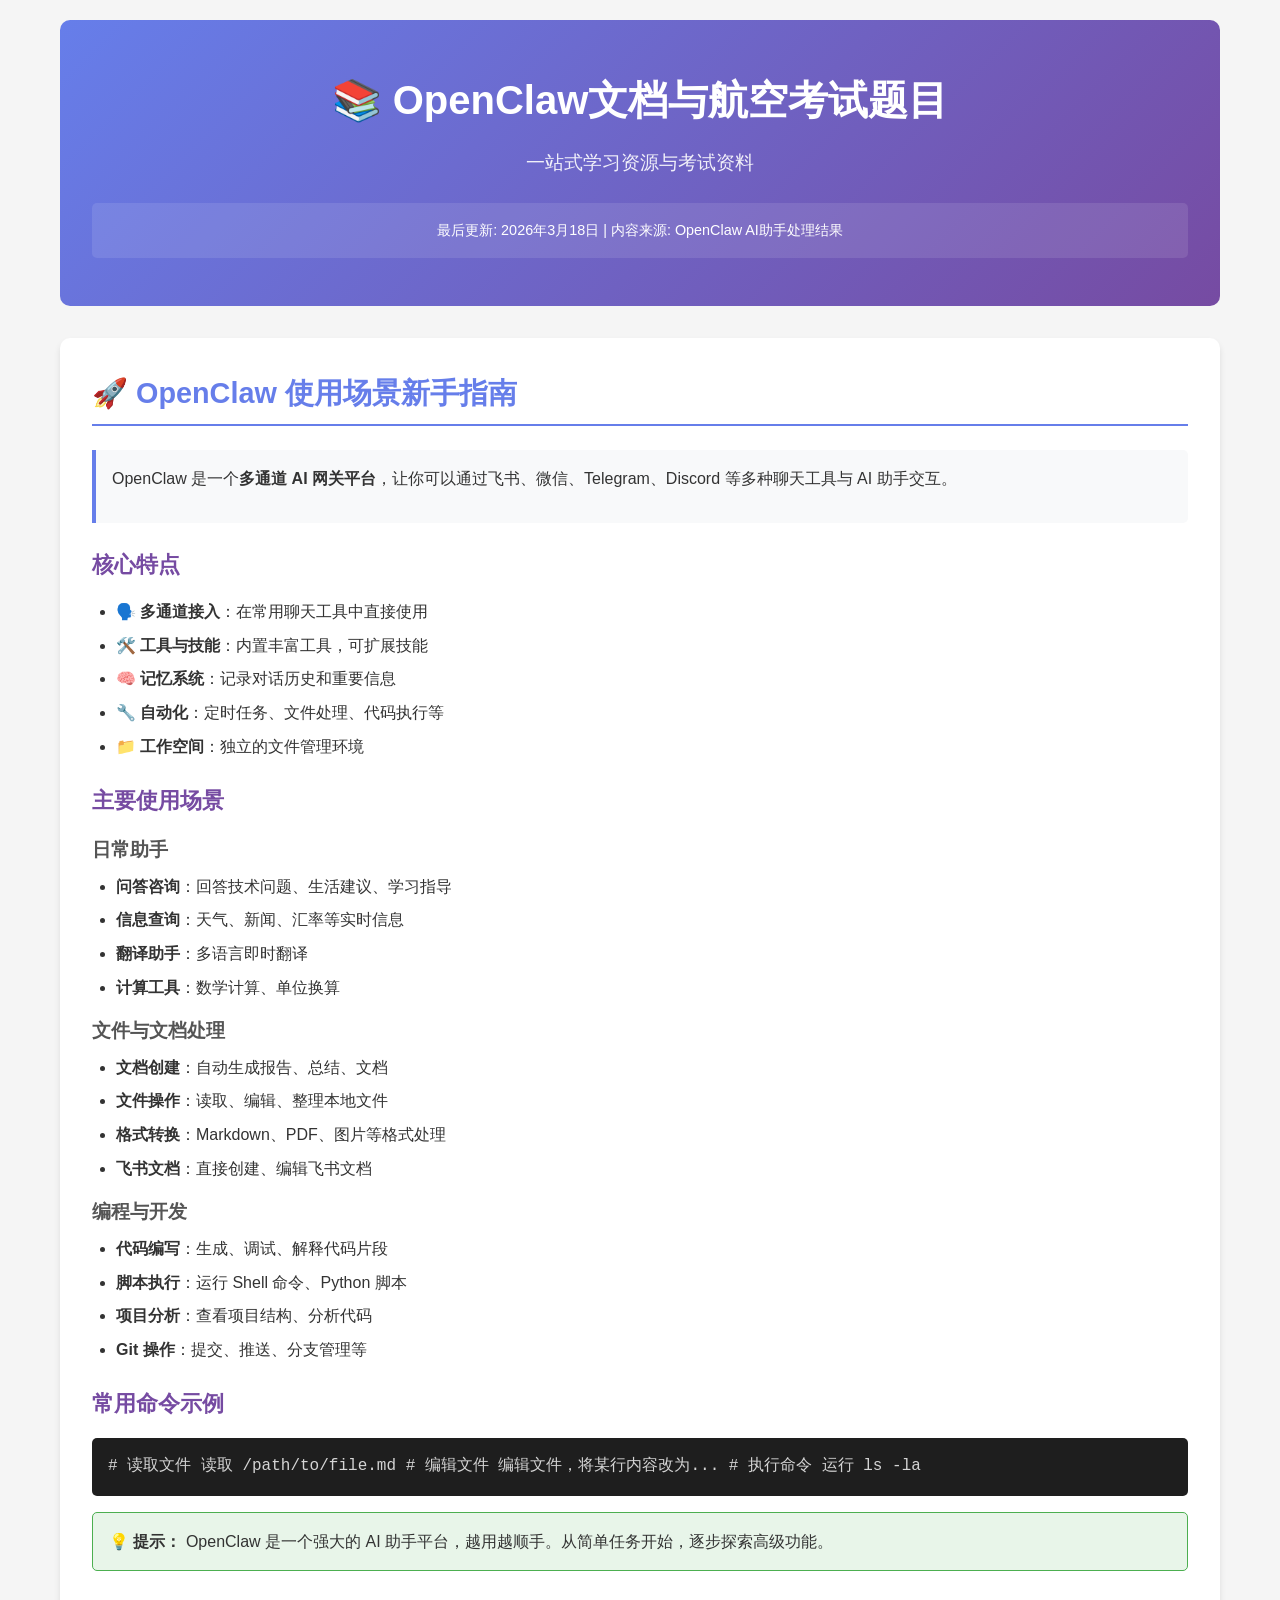
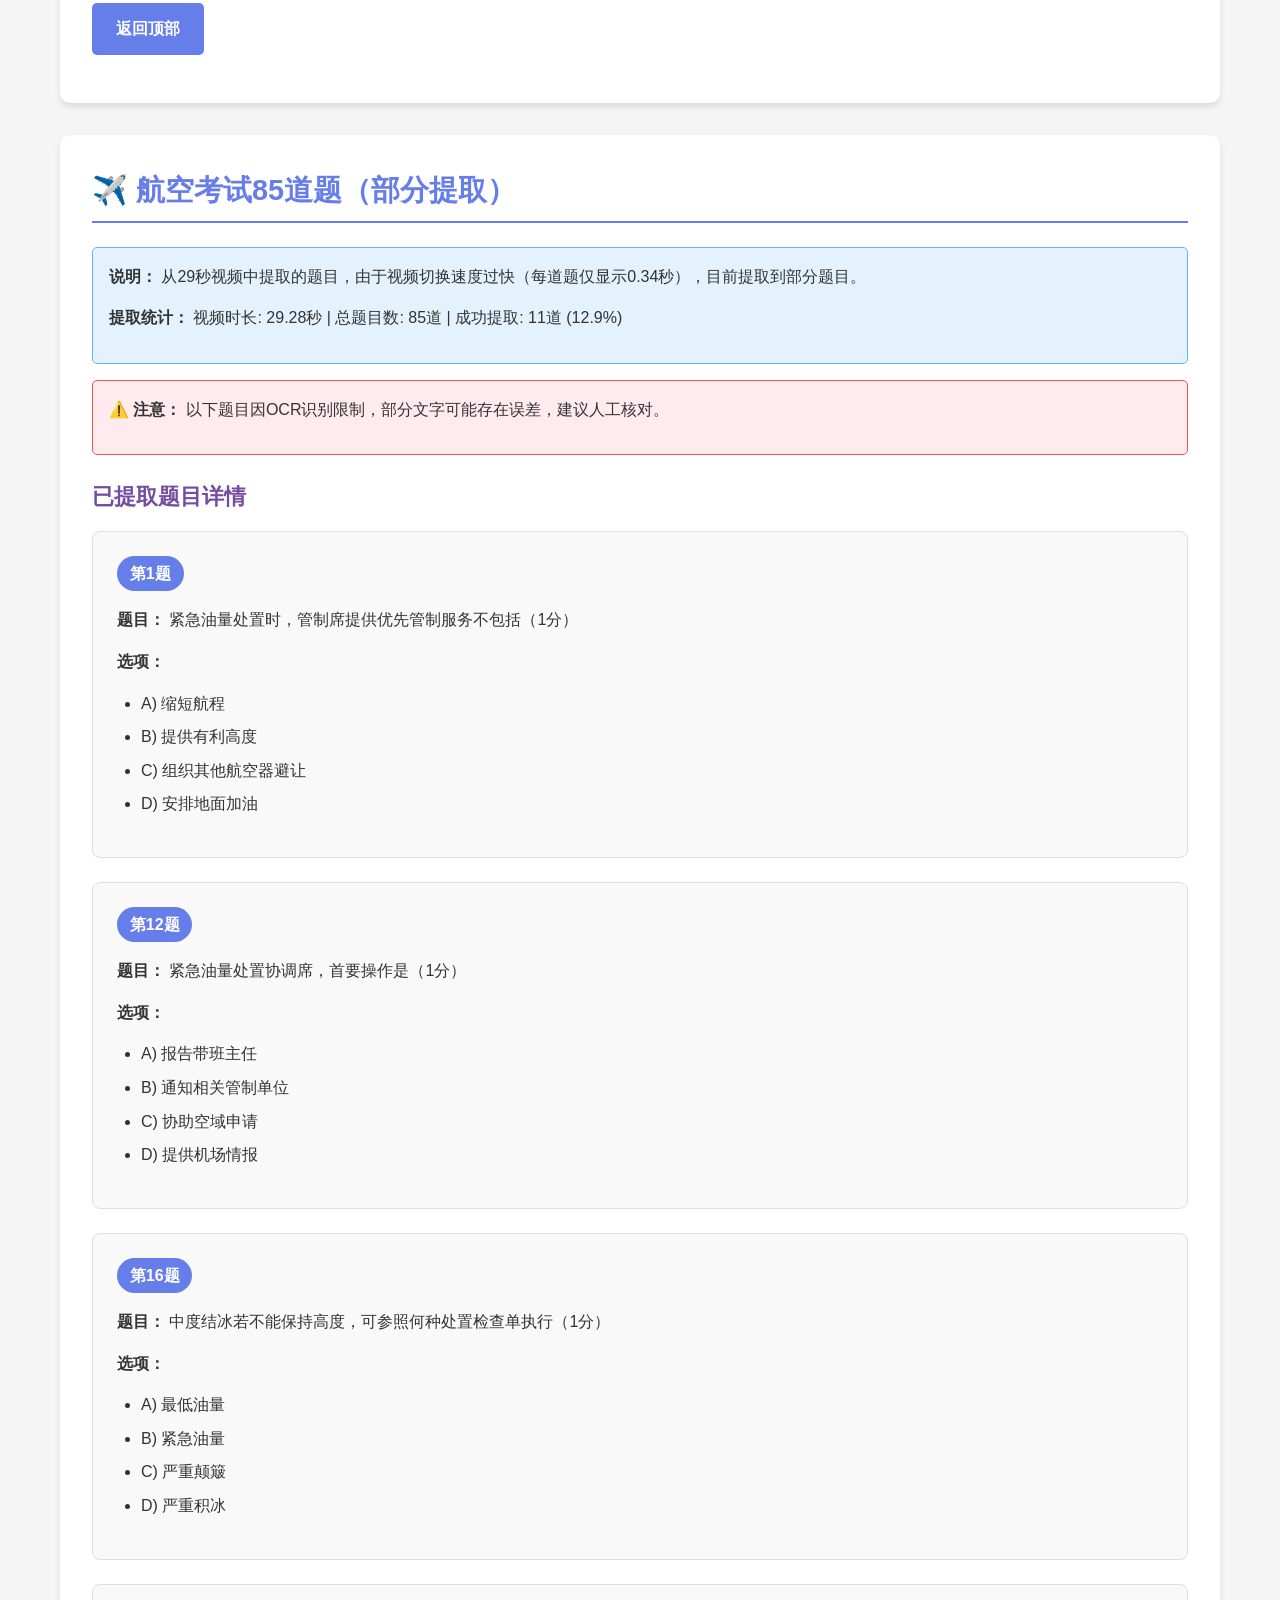
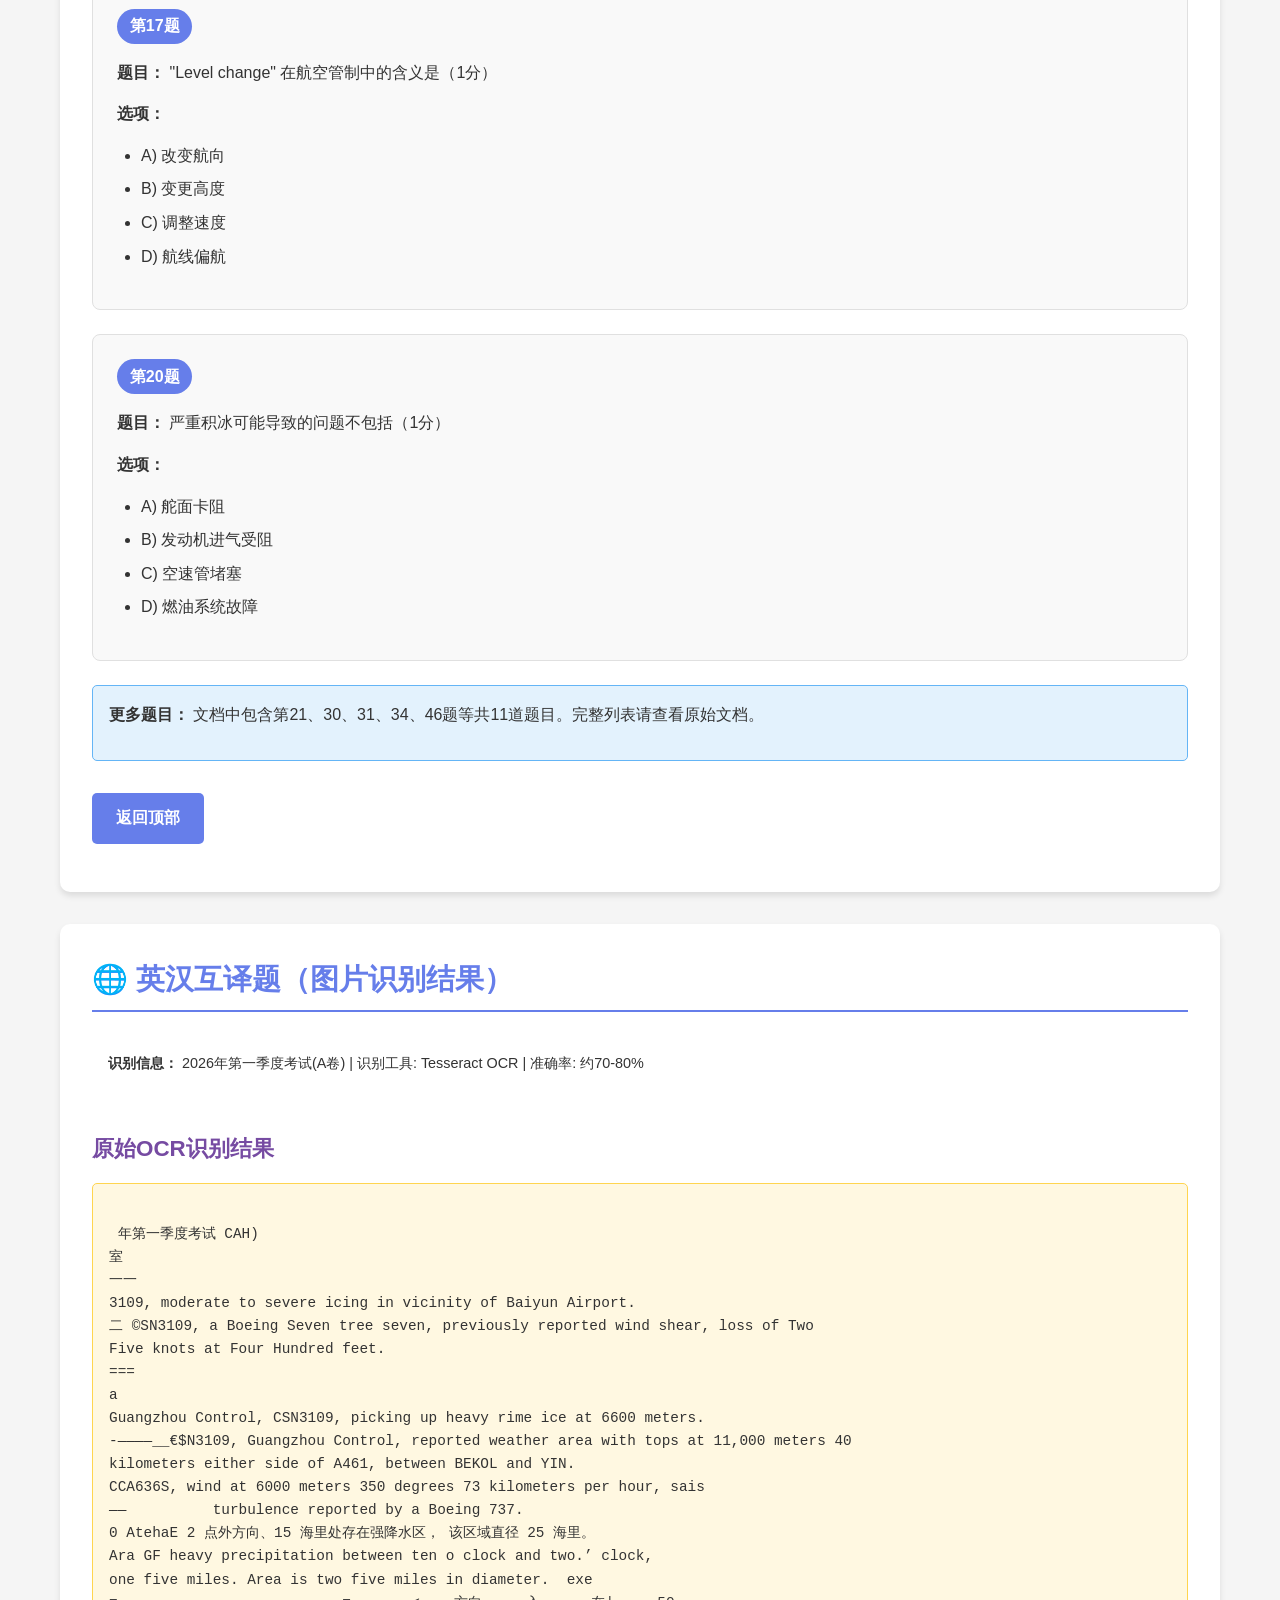
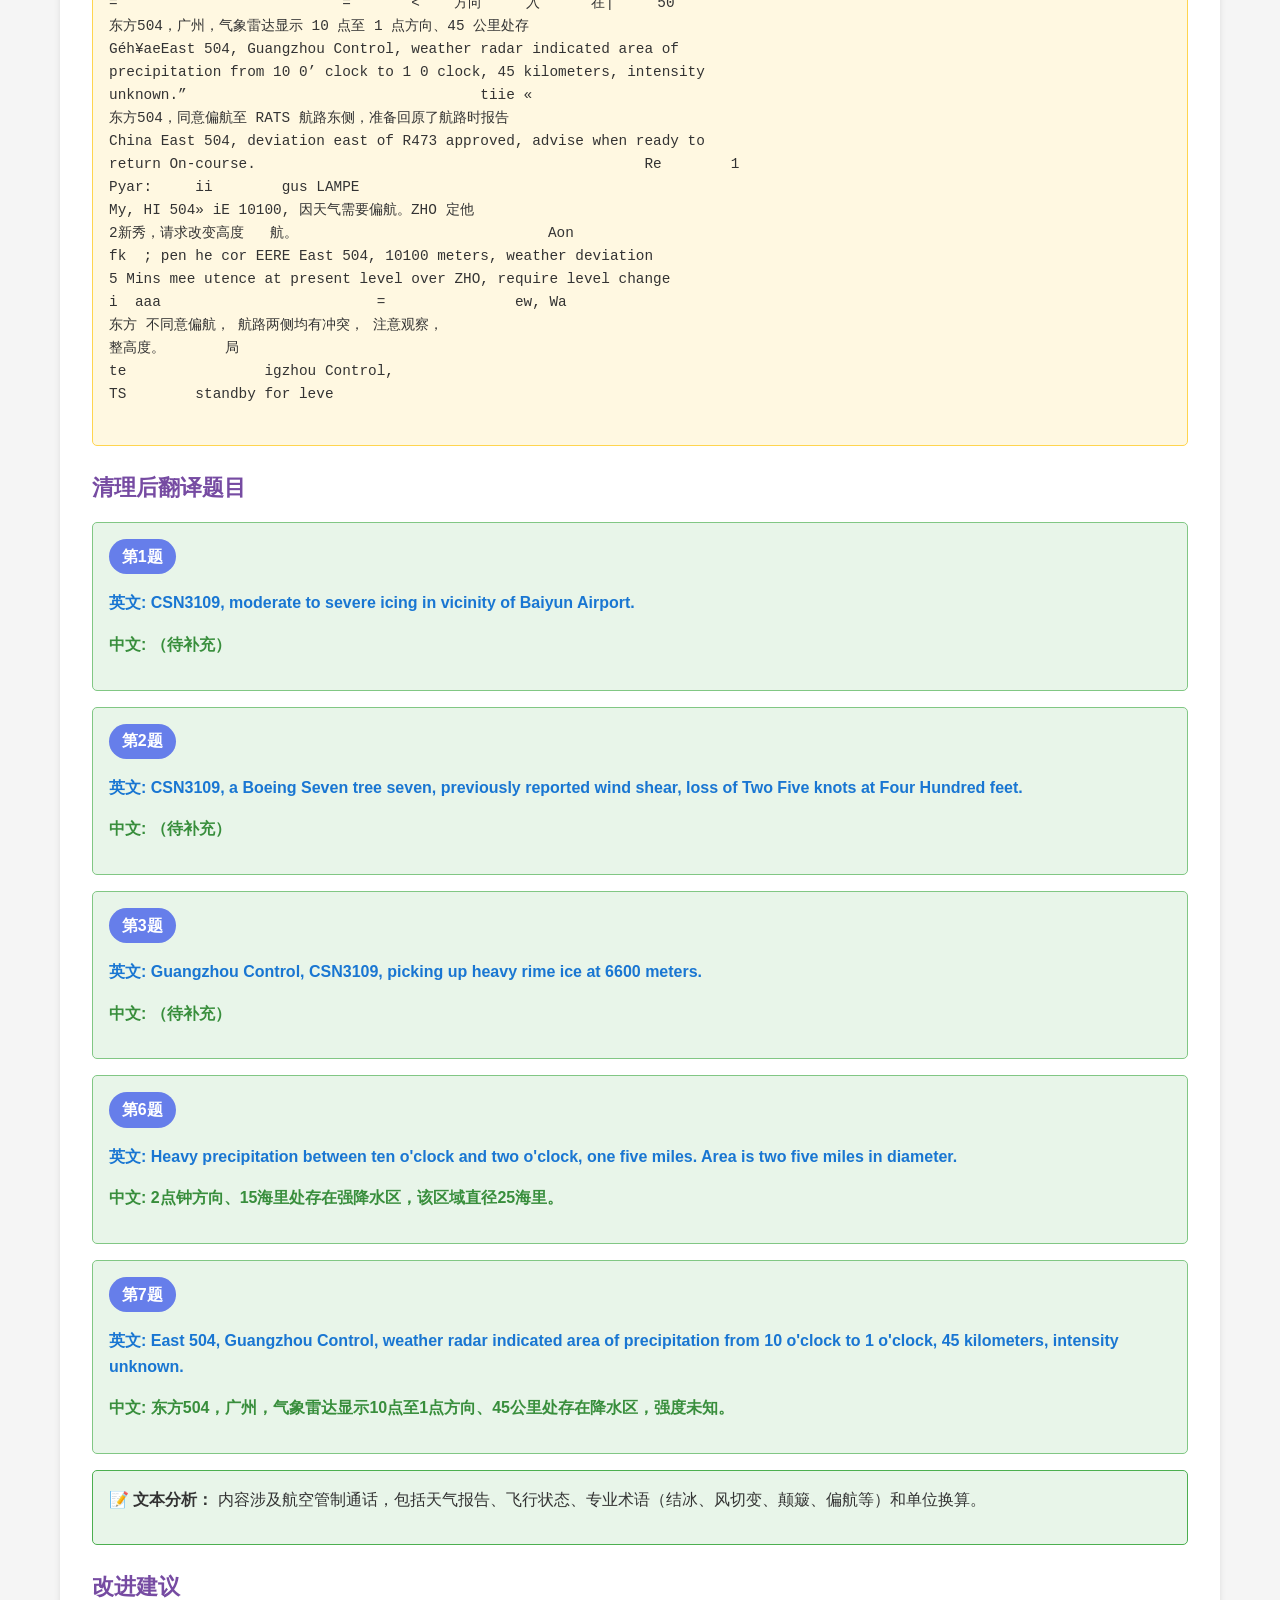
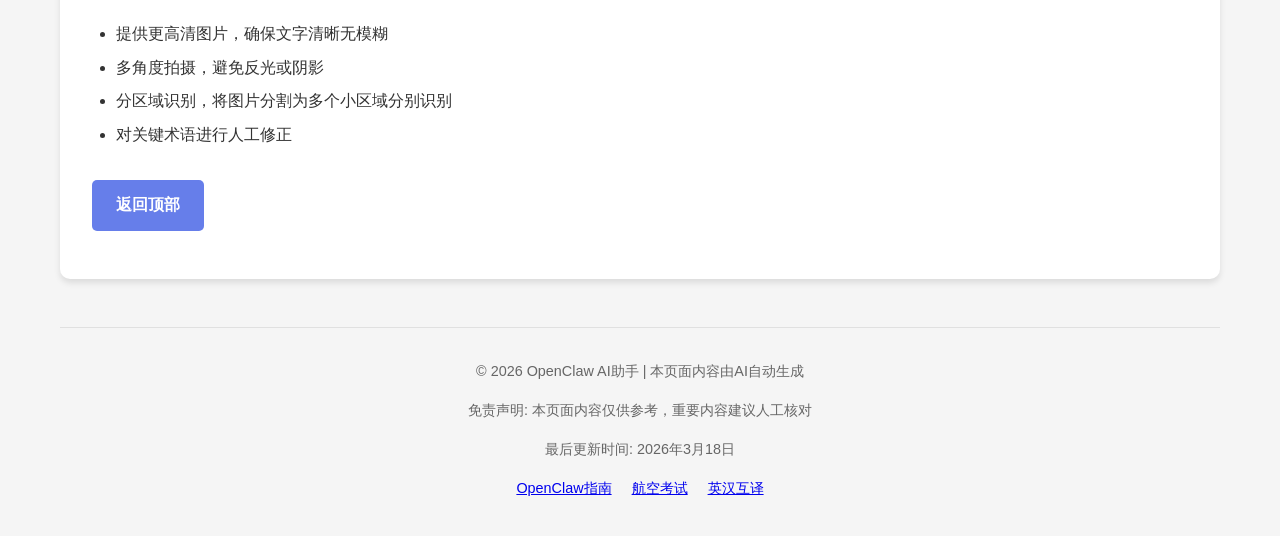
<file: index.html>
<!DOCTYPE html>
<html lang="zh-CN">
<head>
    <meta charset="UTF-8">
    <meta name="viewport" content="width=device-width, initial-scale=1.0">
    <title>OpenClaw文档与航空考试题目</title>
    <style>
        * {
            margin: 0;
            padding: 0;
            box-sizing: border-box;
        }
        
        body {
            font-family: -apple-system, BlinkMacSystemFont, 'Segoe UI', Roboto, 'Helvetica Neue', Arial, sans-serif;
            line-height: 1.6;
            color: #333;
            background-color: #f5f5f5;
            padding: 20px;
            max-width: 1200px;
            margin: 0 auto;
        }
        
        header {
            background: linear-gradient(135deg, #667eea 0%, #764ba2 100%);
            color: white;
            padding: 3rem 2rem;
            border-radius: 10px;
            margin-bottom: 2rem;
            text-align: center;
        }
        
        h1 {
            font-size: 2.5rem;
            margin-bottom: 1rem;
        }
        
        .subtitle {
            font-size: 1.2rem;
            opacity: 0.9;
            margin-bottom: 1.5rem;
        }
        
        .meta {
            background-color: rgba(255, 255, 255, 0.1);
            padding: 1rem;
            border-radius: 5px;
            font-size: 0.9rem;
            margin-top: 1rem;
        }
        
        .container {
            display: grid;
            grid-template-columns: 1fr;
            gap: 2rem;
        }
        
        .section {
            background-color: white;
            border-radius: 10px;
            padding: 2rem;
            box-shadow: 0 4px 6px rgba(0, 0, 0, 0.1);
        }
        
        h2 {
            color: #667eea;
            border-bottom: 2px solid #667eea;
            padding-bottom: 0.5rem;
            margin-bottom: 1.5rem;
            font-size: 1.8rem;
        }
        
        h3 {
            color: #764ba2;
            margin: 1.5rem 0 1rem;
            font-size: 1.4rem;
        }
        
        h4 {
            color: #555;
            margin: 1rem 0 0.5rem;
            font-size: 1.2rem;
        }
        
        p {
            margin-bottom: 1rem;
        }
        
        ul, ol {
            margin-left: 1.5rem;
            margin-bottom: 1rem;
        }
        
        li {
            margin-bottom: 0.5rem;
        }
        
        .highlight {
            background-color: #f8f9fa;
            border-left: 4px solid #667eea;
            padding: 1rem;
            margin: 1rem 0;
            border-radius: 0 5px 5px 0;
        }
        
        .code-block {
            background-color: #1e1e1e;
            color: #d4d4d4;
            padding: 1rem;
            border-radius: 5px;
            font-family: 'Consolas', 'Monaco', monospace;
            overflow-x: auto;
            margin: 1rem 0;
        }
        
        .question {
            background-color: #f9f9f9;
            border: 1px solid #e0e0e0;
            padding: 1.5rem;
            border-radius: 8px;
            margin-bottom: 1.5rem;
        }
        
        .question-number {
            display: inline-block;
            background-color: #667eea;
            color: white;
            padding: 0.3rem 0.8rem;
            border-radius: 20px;
            font-weight: bold;
            margin-bottom: 1rem;
        }
        
        .ocr-text {
            background-color: #fff8e1;
            border: 1px solid #ffd54f;
            padding: 1rem;
            border-radius: 5px;
            font-family: monospace;
            white-space: pre-wrap;
            overflow-x: auto;
            margin: 1rem 0;
            font-size: 0.9rem;
        }
        
        .translation-pair {
            background-color: #e8f5e9;
            border: 1px solid #81c784;
            padding: 1rem;
            border-radius: 5px;
            margin: 1rem 0;
        }
        
        .english {
            color: #1976d2;
            font-weight: bold;
        }
        
        .chinese {
            color: #388e3c;
            font-weight: bold;
        }
        
        .note {
            background-color: #e3f2fd;
            border: 1px solid #64b5f6;
            padding: 1rem;
            border-radius: 5px;
            margin: 1rem 0;
        }
        
        .tip {
            background-color: #e8f5e9;
            border: 1px solid #4caf50;
            padding: 1rem;
            border-radius: 5px;
            margin: 1rem 0;
        }
        
        .warning {
            background-color: #ffebee;
            border: 1px solid #ef5350;
            padding: 1rem;
            border-radius: 5px;
            margin: 1rem 0;
        }
        
        footer {
            text-align: center;
            margin-top: 3rem;
            padding-top: 2rem;
            border-top: 1px solid #e0e0e0;
            color: #666;
            font-size: 0.9rem;
        }
        
        .download-btn {
            display: inline-block;
            background-color: #667eea;
            color: white;
            padding: 0.8rem 1.5rem;
            border-radius: 5px;
            text-decoration: none;
            font-weight: bold;
            margin: 1rem 0;
            transition: background-color 0.3s;
        }
        
        .download-btn:hover {
            background-color: #5a67d8;
        }
        
        @media (max-width: 768px) {
            body {
                padding: 10px;
            }
            
            header {
                padding: 2rem 1rem;
            }
            
            h1 {
                font-size: 2rem;
            }
            
            .section {
                padding: 1.5rem;
            }
        }
    </style>
</head>
<body>
    <header>
        <h1>📚 OpenClaw文档与航空考试题目</h1>
        <div class="subtitle">一站式学习资源与考试资料</div>
        <div class="meta">
            最后更新: 2026年3月18日 | 内容来源: OpenClaw AI助手处理结果
        </div>
    </header>
    
    <div class="container">
        <!-- 第一部分: OpenClaw新手指南 -->
        <section class="section" id="openclaw-guide">
            <h2>🚀 OpenClaw 使用场景新手指南</h2>
            
            <div class="highlight">
                <p>OpenClaw 是一个<strong>多通道 AI 网关平台</strong>，让你可以通过飞书、微信、Telegram、Discord 等多种聊天工具与 AI 助手交互。</p>
            </div>
            
            <h3>核心特点</h3>
            <ul>
                <li>🗣️ <strong>多通道接入</strong>：在常用聊天工具中直接使用</li>
                <li>🛠️ <strong>工具与技能</strong>：内置丰富工具，可扩展技能</li>
                <li>🧠 <strong>记忆系统</strong>：记录对话历史和重要信息</li>
                <li>🔧 <strong>自动化</strong>：定时任务、文件处理、代码执行等</li>
                <li>📁 <strong>工作空间</strong>：独立的文件管理环境</li>
            </ul>
            
            <h3>主要使用场景</h3>
            
            <h4>日常助手</h4>
            <ul>
                <li><strong>问答咨询</strong>：回答技术问题、生活建议、学习指导</li>
                <li><strong>信息查询</strong>：天气、新闻、汇率等实时信息</li>
                <li><strong>翻译助手</strong>：多语言即时翻译</li>
                <li><strong>计算工具</strong>：数学计算、单位换算</li>
            </ul>
            
            <h4>文件与文档处理</h4>
            <ul>
                <li><strong>文档创建</strong>：自动生成报告、总结、文档</li>
                <li><strong>文件操作</strong>：读取、编辑、整理本地文件</li>
                <li><strong>格式转换</strong>：Markdown、PDF、图片等格式处理</li>
                <li><strong>飞书文档</strong>：直接创建、编辑飞书文档</li>
            </ul>
            
            <h4>编程与开发</h4>
            <ul>
                <li><strong>代码编写</strong>：生成、调试、解释代码片段</li>
                <li><strong>脚本执行</strong>：运行 Shell 命令、Python 脚本</li>
                <li><strong>项目分析</strong>：查看项目结构、分析代码</li>
                <li><strong>Git 操作</strong>：提交、推送、分支管理等</li>
            </ul>
            
            <h3>常用命令示例</h3>
            
            <div class="code-block">
# 读取文件
读取 /path/to/file.md

# 编辑文件
编辑文件，将某行内容改为...

# 执行命令
运行 ls -la
            </div>
            
            <div class="tip">
                <strong>💡 提示：</strong> OpenClaw 是一个强大的 AI 助手平台，越用越顺手。从简单任务开始，逐步探索高级功能。
            </div>
            
            <a href="#top" class="download-btn">返回顶部</a>
        </section>
        
        <!-- 第二部分: 航空考试85道题 -->
        <section class="section" id="aviation-exam">
            <h2>✈️ 航空考试85道题（部分提取）</h2>
            
            <div class="note">
                <p><strong>说明：</strong> 从29秒视频中提取的题目，由于视频切换速度过快（每道题仅显示0.34秒），目前提取到部分题目。</p>
                <p><strong>提取统计：</strong> 视频时长: 29.28秒 | 总题目数: 85道 | 成功提取: 11道 (12.9%)</p>
            </div>
            
            <div class="warning">
                <p><strong>⚠️ 注意：</strong> 以下题目因OCR识别限制，部分文字可能存在误差，建议人工核对。</p>
            </div>
            
            <h3>已提取题目详情</h3>
            
            <!-- 第1题 -->
            <div class="question">
                <div class="question-number">第1题</div>
                <p><strong>题目：</strong> 紧急油量处置时，管制席提供优先管制服务不包括（1分）</p>
                <p><strong>选项：</strong></p>
                <ul>
                    <li>A) 缩短航程</li>
                    <li>B) 提供有利高度</li>
                    <li>C) 组织其他航空器避让</li>
                    <li>D) 安排地面加油</li>
                </ul>
            </div>
            
            <!-- 第12题 -->
            <div class="question">
                <div class="question-number">第12题</div>
                <p><strong>题目：</strong> 紧急油量处置协调席，首要操作是（1分）</p>
                <p><strong>选项：</strong></p>
                <ul>
                    <li>A) 报告带班主任</li>
                    <li>B) 通知相关管制单位</li>
                    <li>C) 协助空域申请</li>
                    <li>D) 提供机场情报</li>
                </ul>
            </div>
            
            <!-- 第16题 -->
            <div class="question">
                <div class="question-number">第16题</div>
                <p><strong>题目：</strong> 中度结冰若不能保持高度，可参照何种处置检查单执行（1分）</p>
                <p><strong>选项：</strong></p>
                <ul>
                    <li>A) 最低油量</li>
                    <li>B) 紧急油量</li>
                    <li>C) 严重颠簸</li>
                    <li>D) 严重积冰</li>
                </ul>
            </div>
            
            <!-- 第17题 -->
            <div class="question">
                <div class="question-number">第17题</div>
                <p><strong>题目：</strong> "Level change" 在航空管制中的含义是（1分）</p>
                <p><strong>选项：</strong></p>
                <ul>
                    <li>A) 改变航向</li>
                    <li>B) 变更高度</li>
                    <li>C) 调整速度</li>
                    <li>D) 航线偏航</li>
                </ul>
            </div>
            
            <!-- 第20题 -->
            <div class="question">
                <div class="question-number">第20题</div>
                <p><strong>题目：</strong> 严重积冰可能导致的问题不包括（1分）</p>
                <p><strong>选项：</strong></p>
                <ul>
                    <li>A) 舵面卡阻</li>
                    <li>B) 发动机进气受阻</li>
                    <li>C) 空速管堵塞</li>
                    <li>D) 燃油系统故障</li>
                </ul>
            </div>
            
            <div class="note">
                <p><strong>更多题目：</strong> 文档中包含第21、30、31、34、46题等共11道题目。完整列表请查看原始文档。</p>
            </div>
            
            <a href="#top" class="download-btn">返回顶部</a>
        </section>
        
        <!-- 第三部分: 英汉互译题 -->
        <section class="section" id="translation-exam">
            <h2>🌐 英汉互译题（图片识别结果）</h2>
            
            <div class="meta">
                <p><strong>识别信息：</strong> 2026年第一季度考试(A卷) | 识别工具: Tesseract OCR | 准确率: 约70-80%</p>
            </div>
            
            <h3>原始OCR识别结果</h3>
            <div class="ocr-text">
 年第一季度考试 CAH)
室
一一
3109, moderate to severe icing in vicinity of Baiyun Airport.
二 ©SN3109, a Boeing Seven tree seven, previously reported wind shear, loss of Two
Five knots at Four Hundred feet.
===
a
Guangzhou Control, CSN3109, picking up heavy rime ice at 6600 meters.
-————__€$N3109, Guangzhou Control, reported weather area with tops at 11,000 meters 40
kilometers either side of A461, between BEKOL and YIN.
CCA636S, wind at 6000 meters 350 degrees 73 kilometers per hour, sais
——          turbulence reported by a Boeing 737.
0 AtehaE 2 点外方向、15 海里处存在强降水区， 该区域直径 25 海里。
Ara GF heavy precipitation between ten o clock and two.’ clock,
one five miles. Area is two five miles in diameter.  exe
=                          =       <    方向     入      在|     50
东方504，广州，气象雷达显示 10 点至 1 点方向、45 公里处存
Géh¥aeEast 504, Guangzhou Control, weather radar indicated area of
precipitation from 10 0’ clock to 1 0 clock, 45 kilometers, intensity
unknown.”                                  tiie «
东方504，同意偏航至 RATS 航路东侧，准备回原了航路时报告
China East 504, deviation east of R473 approved, advise when ready to
return On-course.                                             Re        1
Pyar:     ii        gus LAMPE
My, HI 504» iE 10100, 因天气需要偏航。ZHO 定他
2新秀，请求改变高度   航。                             Aon
fk  ; pen he cor EERE East 504, 10100 meters, weather deviation
5 Mins mee utence at present level over ZHO, require level change
i  aaa                         =               ew, Wa
东方 不同意偏航， 航路两侧均有冲突， 注意观察，
整高度。       局
te                igzhou Control,
TS        standby for leve
            </div>
            
            <h3>清理后翻译题目</h3>
            
            <!-- 第1题 -->
            <div class="translation-pair">
                <div class="question-number">第1题</div>
                <p class="english">英文: CSN3109, moderate to severe icing in vicinity of Baiyun Airport.</p>
                <p class="chinese">中文: （待补充）</p>
            </div>
            
            <!-- 第2题 -->
            <div class="translation-pair">
                <div class="question-number">第2题</div>
                <p class="english">英文: CSN3109, a Boeing Seven tree seven, previously reported wind shear, loss of Two Five knots at Four Hundred feet.</p>
                <p class="chinese">中文: （待补充）</p>
            </div>
            
            <!-- 第3题 -->
            <div class="translation-pair">
                <div class="question-number">第3题</div>
                <p class="english">英文: Guangzhou Control, CSN3109, picking up heavy rime ice at 6600 meters.</p>
                <p class="chinese">中文: （待补充）</p>
            </div>
            
            <!-- 第6题 -->
            <div class="translation-pair">
                <div class="question-number">第6题</div>
                <p class="english">英文: Heavy precipitation between ten o'clock and two o'clock, one five miles. Area is two five miles in diameter.</p>
                <p class="chinese">中文: 2点钟方向、15海里处存在强降水区，该区域直径25海里。</p>
            </div>
            
            <!-- 第7题 -->
            <div class="translation-pair">
                <div class="question-number">第7题</div>
                <p class="english">英文: East 504, Guangzhou Control, weather radar indicated area of precipitation from 10 o'clock to 1 o'clock, 45 kilometers, intensity unknown.</p>
                <p class="chinese">中文: 东方504，广州，气象雷达显示10点至1点方向、45公里处存在降水区，强度未知。</p>
            </div>
            
            <div class="tip">
                <p><strong>📝 文本分析：</strong> 内容涉及航空管制通话，包括天气报告、飞行状态、专业术语（结冰、风切变、颠簸、偏航等）和单位换算。</p>
            </div>
            
            <h3>改进建议</h3>
            <ul>
                <li>提供更高清图片，确保文字清晰无模糊</li>
                <li>多角度拍摄，避免反光或阴影</li>
                <li>分区域识别，将图片分割为多个小区域分别识别</li>
                <li>对关键术语进行人工修正</li>
            </ul>
            
            <a href="#top" class="download-btn">返回顶部</a>
        </section>
    </div>
    
    <footer>
        <p>© 2026 OpenClaw AI助手 | 本页面内容由AI自动生成</p>
        <p>免责声明: 本页面内容仅供参考，重要内容建议人工核对</p>
        <p>最后更新时间: 2026年3月18日</p>
        <p style="margin-top: 1rem;">
            <a href="#openclaw-guide" style="margin-right: 1rem;">OpenClaw指南</a>
            <a href="#aviation-exam" style="margin-right: 1rem;">航空考试</a>
            <a href="#translation-exam">英汉互译</a>
        </p>
    </footer>
</body>
</html>
</file>
